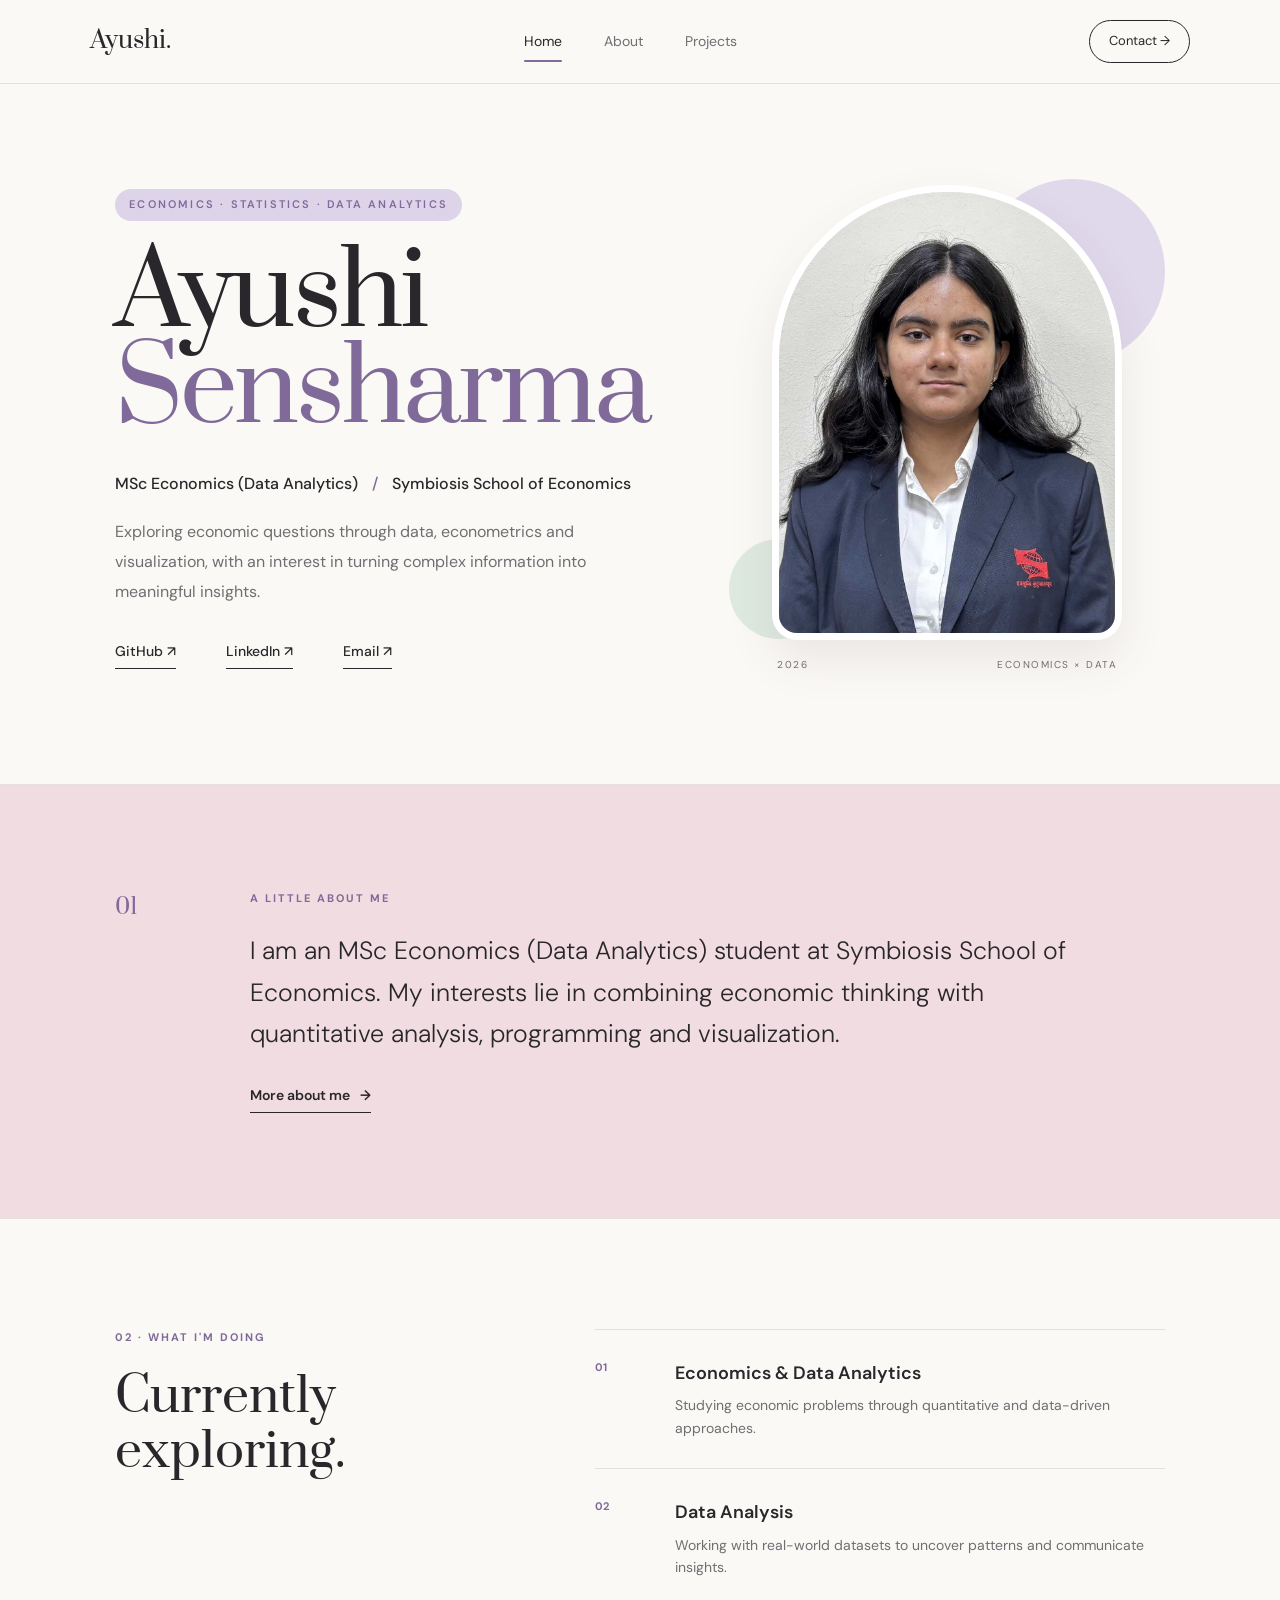
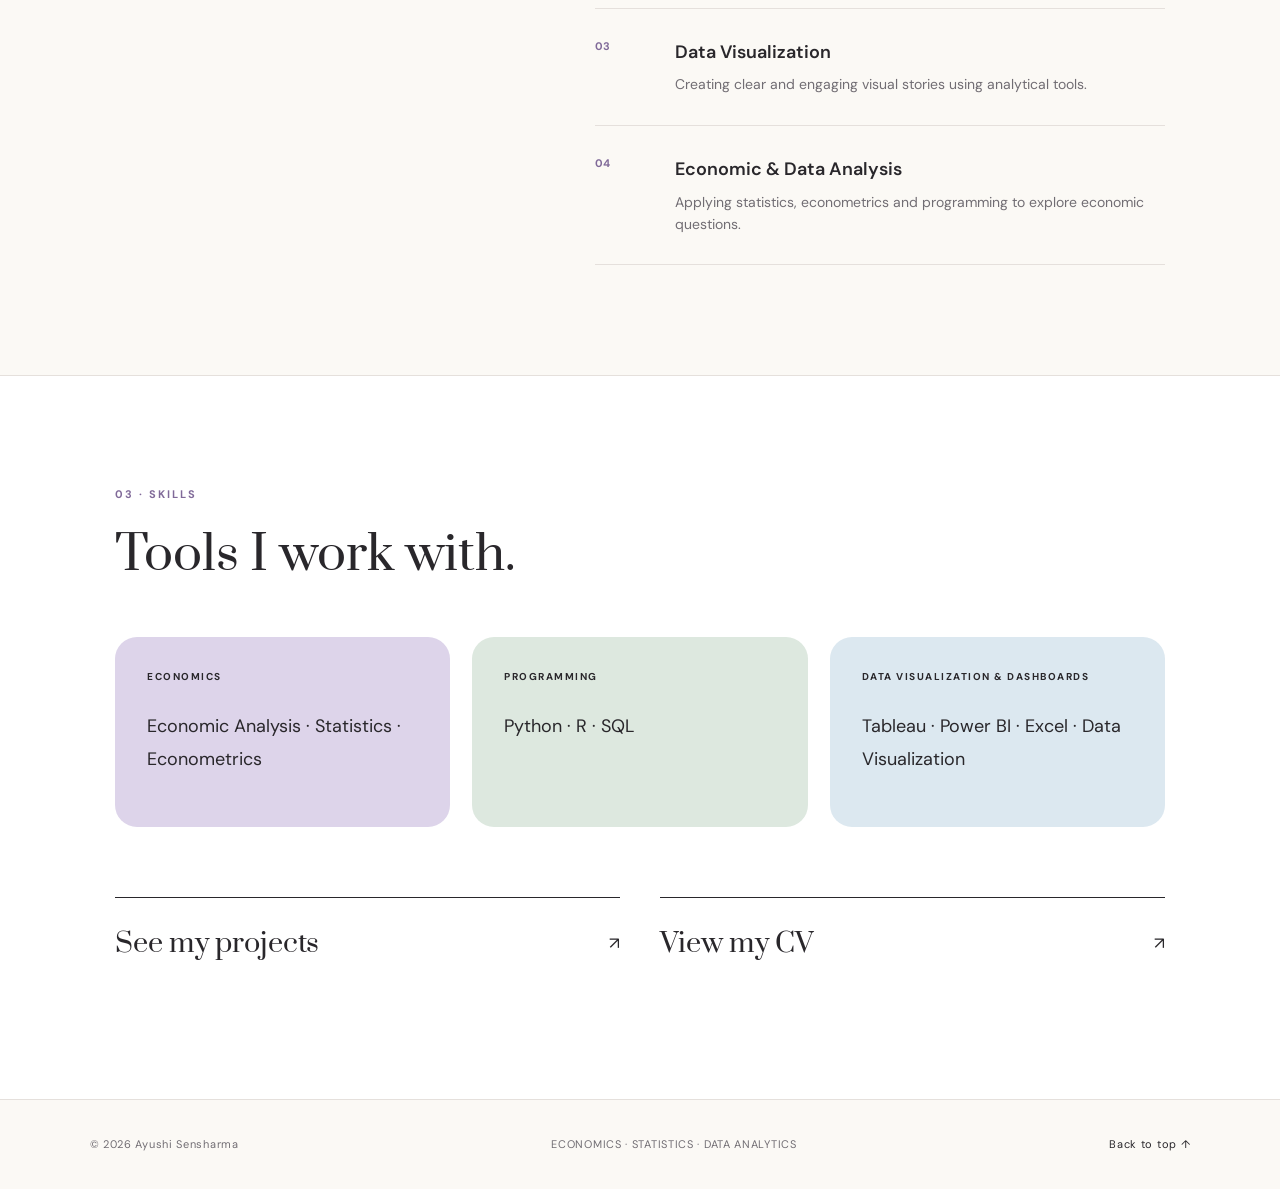
<file: index.html>
<!DOCTYPE html>
<html lang="en">

<head>

    <meta charset="UTF-8">

    <meta name="viewport"
          content="width=device-width, initial-scale=1.0">

    <title>Ayushi Sensharma | Economics | Statistics | Data Analytics</title>

    <!-- Google Fonts -->
    <link rel="preconnect"
          href="https://fonts.googleapis.com">

    <link rel="preconnect"
          href="https://fonts.gstatic.com"
          crossorigin>

    <link href="https://fonts.googleapis.com/css2?family=DM+Sans:wght@300;400;500;600;700&family=Prata&display=swap"
          rel="stylesheet">

    <!-- Main CSS -->
    <link rel="stylesheet"
          href="style.css?v=3">

</head>


<body>


    <!-- ==============================
         NAVIGATION
    =============================== -->

    <nav class="navbar">

        <a href="index.html" class="logo">
            Ayushi.
        </a>


        <div class="nav-links">

            <a href="index.html" class="active">
                Home
            </a>

            <a href="about.html">
                About
            </a>

            <a href="projects.html">
                Projects
            </a>

        </div>


        <a href="mailto:ayushi.sensharma.2025@sse.ac.in"
           class="contact-nav">

            Contact →

        </a>

    </nav>



    <!-- ==============================
         MAIN CONTENT
    =============================== -->

    <main>


        <!-- ==============================
             HERO
        =============================== -->

        <section class="hero">


            <!-- HERO TEXT -->

            <div class="hero-left">


                <p class="eyebrow">
                    ECONOMICS · STATISTICS · DATA ANALYTICS
                </p>


                <h1>
                    Ayushi
                    <br>
                    <span>Sensharma</span>
                </h1>


                <p class="academic-line">

                    MSc Economics (Data Analytics)

                    <span>/</span>

                    Symbiosis School of Economics

                </p>


                <p class="hero-description">

                    Exploring economic questions through
                    data, econometrics and visualization,
                    with an interest in turning complex
                    information into meaningful insights.

                </p>


                <!-- SOCIAL LINKS -->

                <div class="hero-links">

                    <a href="https://github.com/ayushisensharma"
                       target="_blank"
                       rel="noopener noreferrer">

                        GitHub ↗

                    </a>


                    <a href="https://www.linkedin.com/in/ayushi-sensharma-852335284/"
                       target="_blank"
                       rel="noopener noreferrer">

                        LinkedIn ↗

                    </a>


                    <a href="mailto:ayushi.sensharma.2025@sse.ac.in">

                        Email ↗

                    </a>

                </div>


            </div>



            <!-- HERO PHOTO -->

            <div class="hero-right">


                <!-- Pastel decorations -->

                <div class="photo-decoration decoration-one"></div>

                <div class="photo-decoration decoration-two"></div>


                <!-- Photo -->

                <div class="photo-frame">

                    <img src="images/ayushi.jpg"
                         alt="Ayushi Sensharma">

                </div>


                <!-- Caption -->

                <div class="photo-caption">

                    <span>
                        2026
                    </span>

                    <span>
                        Economics × Data
                    </span>

                </div>


            </div>


        </section>



        <!-- ==============================
             ABOUT PREVIEW
        =============================== -->

        <section class="about-preview">


            <div class="section-number">
                01
            </div>


            <div class="section-content">


                <p class="section-label">
                    A LITTLE ABOUT ME
                </p>


                <p class="section-description">

                    I am an MSc Economics (Data Analytics)
                    student at Symbiosis School of Economics.
                    My interests lie in combining economic
                    thinking with quantitative analysis,
                    programming and visualization.

                </p>


                <a href="about.html"
                   class="text-link">

                    More about me

                    <span>→</span>

                </a>


            </div>


        </section>



        <!-- ==============================
             WHAT I'M DOING
        =============================== -->

        <section class="doing-section">


            <div class="doing-heading">


                <p class="section-label">
                    02 · WHAT I'M DOING
                </p>


                <h2>
                    Currently exploring.
                </h2>


            </div>



            <div class="doing-list">


                <!-- 01 -->

                <div class="doing-item">

                    <span>
                        01
                    </span>


                    <div>

                        <h3>
                            Economics & Data Analytics
                        </h3>


                        <p>

                            Studying economic problems through
                            quantitative and data-driven approaches.

                        </p>

                    </div>

                </div>



                <!-- 02 -->

                <div class="doing-item">

                    <span>
                        02
                    </span>


                    <div>

                        <h3>
                            Data Analysis
                        </h3>


                        <p>

                            Working with real-world datasets to
                            uncover patterns and communicate insights.

                        </p>

                    </div>

                </div>



                <!-- 03 -->

                <div class="doing-item">

                    <span>
                        03
                    </span>


                    <div>

                        <h3>
                            Data Visualization
                        </h3>


                        <p>

                            Creating clear and engaging visual
                            stories using analytical tools.

                        </p>

                    </div>

                </div>



                <!-- 04 -->

                <div class="doing-item">

                    <span>
                        04
                    </span>


                    <div>

                        <h3>
                            Economic & Data Analysis
                        </h3>


                        <p>

                            Applying statistics, econometrics and
                            programming to explore economic questions.

                        </p>

                    </div>

                </div>


            </div>


        </section>



        <!-- ==============================
             SKILLS
        =============================== -->

        <section class="skills-section">


            <div class="skills-heading">


                <p class="section-label">
                    03 · SKILLS
                </p>


                <h2>
                    Tools I work with.
                </h2>


            </div>



            <div class="skills-list">


                <!-- ECONOMICS -->

                <div class="skill-group">

                    <span>
                        ECONOMICS
                    </span>


                    <p>

                        Economic Analysis
                        · Statistics
                        · Econometrics

                    </p>

                </div>



                <!-- PROGRAMMING -->

                <div class="skill-group">

                    <span>
                        PROGRAMMING
                    </span>


                    <p>

                        Python
                        · R
                        · SQL

                    </p>

                </div>



                <!-- VISUALIZATION -->

                <div class="skill-group">

                    <span>
                        DATA VISUALIZATION & DASHBOARDS
                    </span>


                    <p>

                        Tableau
                        · Power BI
                        · Excel
                        · Data Visualization

                    </p>

                </div>


            </div>



            <!-- ACTION LINKS -->

            <div class="skill-actions">


                <a href="projects.html"
                   class="large-link">

                    <span>
                        See my projects
                    </span>

                    <span>
                        ↗
                    </span>

                </a>


                <a href="Ayushi_Sensharma_CV.pdf"
                   target="_blank"
                   class="large-link">

                    <span>
                        View my CV
                    </span>

                    <span>
                        ↗
                    </span>

                </a>


            </div>


        </section>


    </main>



    <!-- ==============================
         FOOTER
    =============================== -->

    <footer>


        <span>
            © 2026 Ayushi Sensharma
        </span>


        <span>
            ECONOMICS · STATISTICS · DATA ANALYTICS
        </span>


        <a href="#">
            Back to top ↑
        </a>


    </footer>


</body>

</html>
</file>
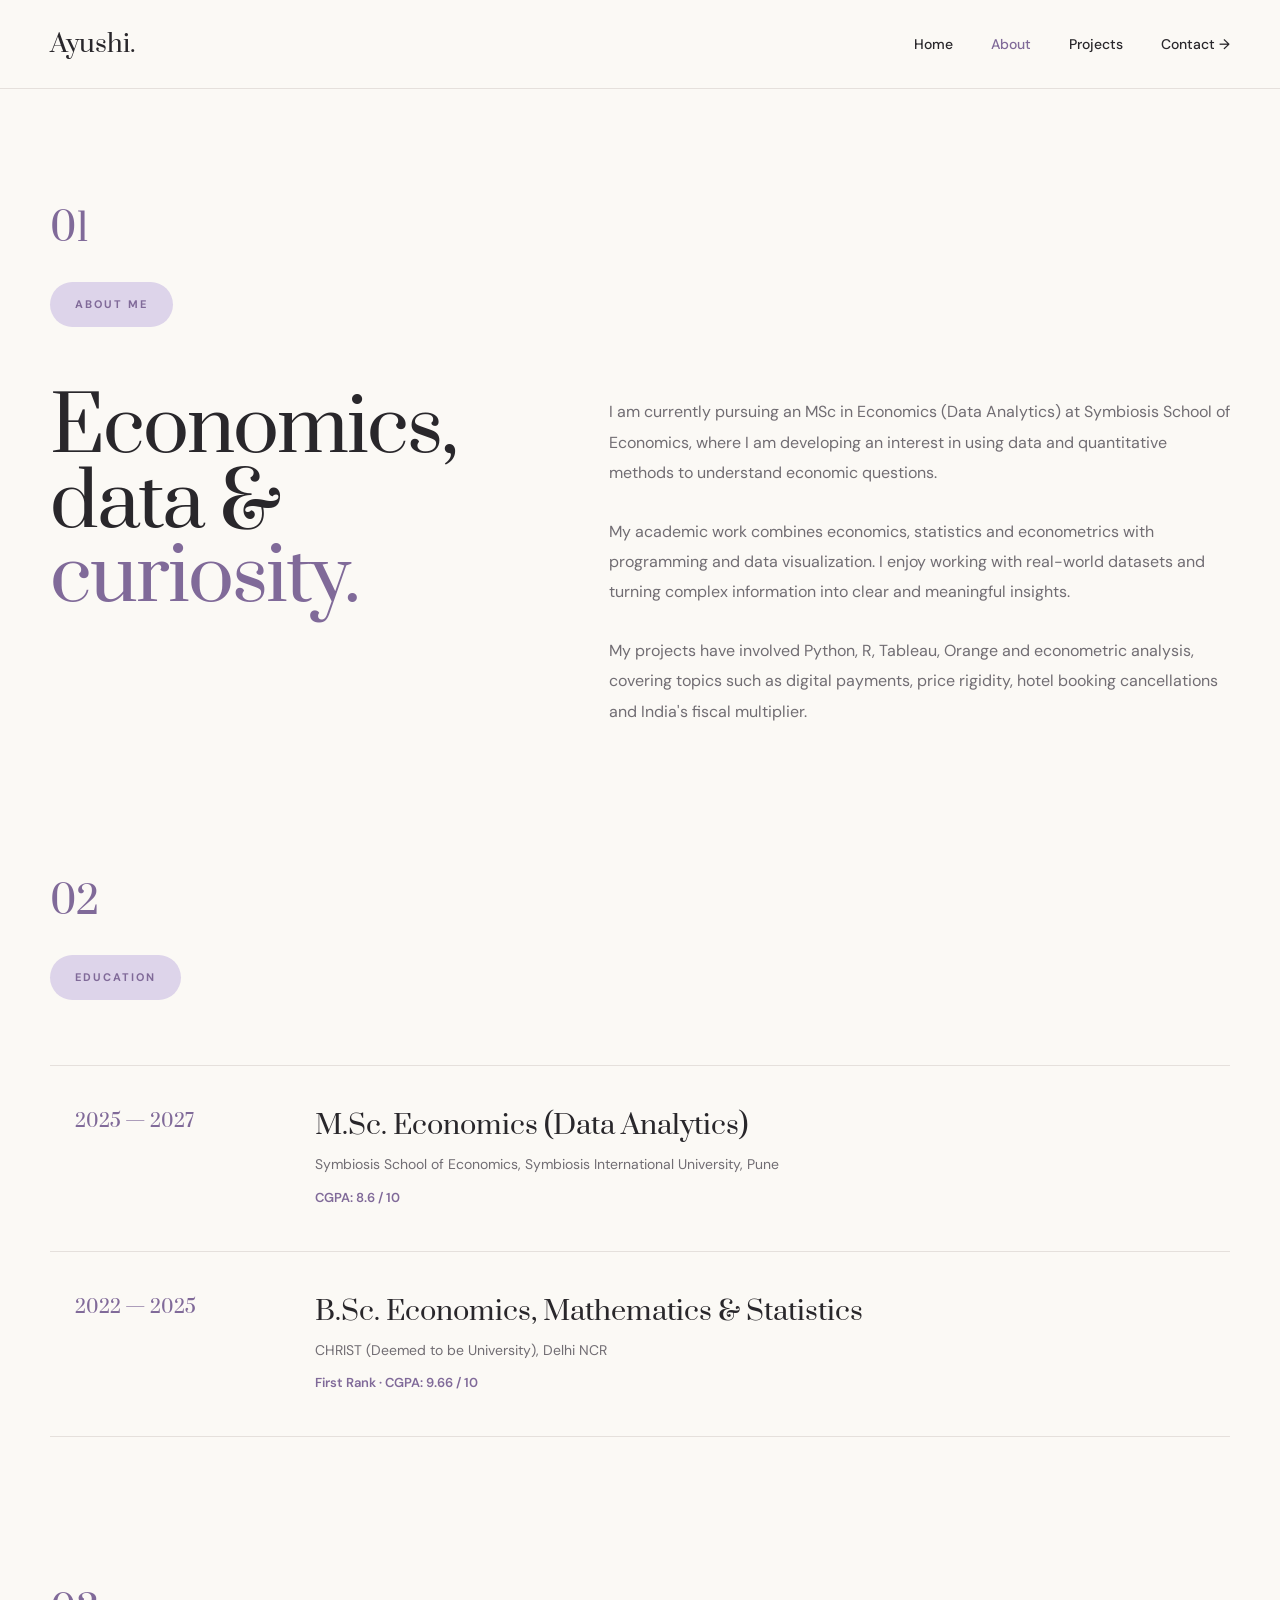
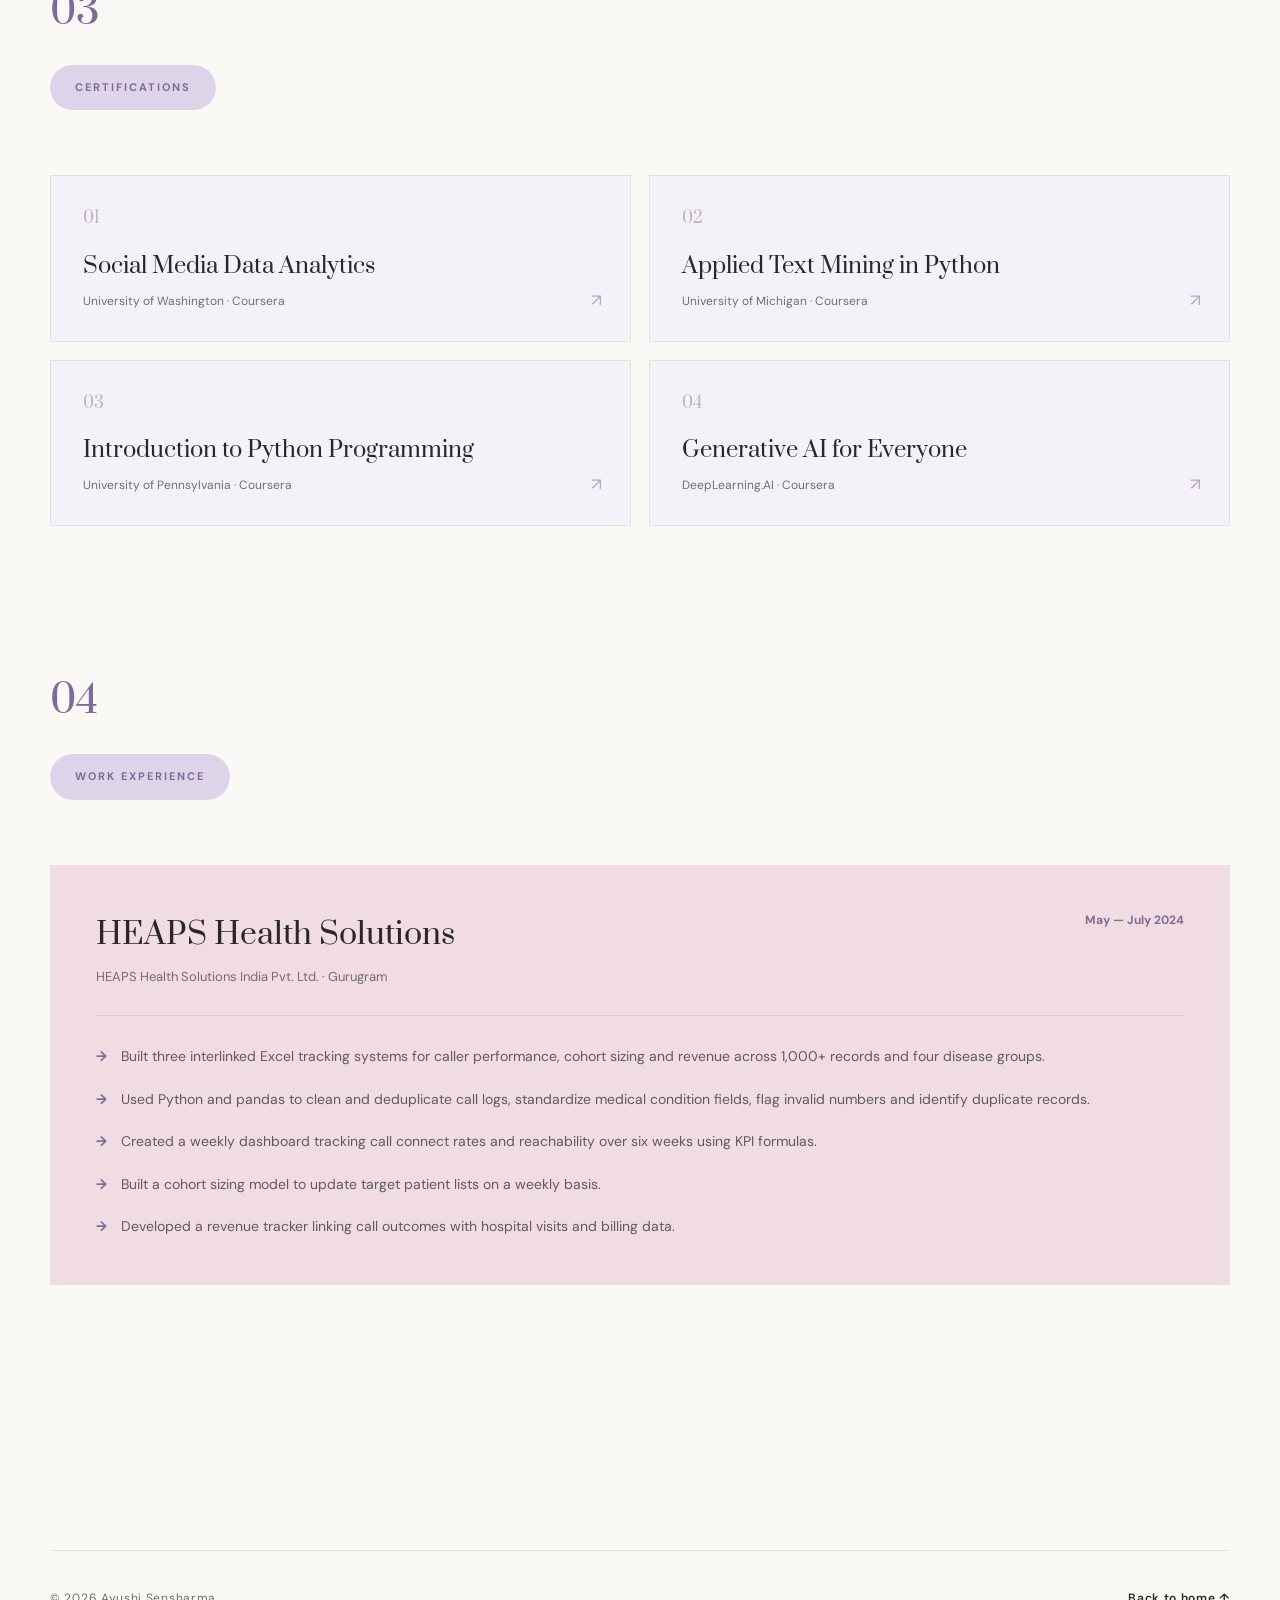
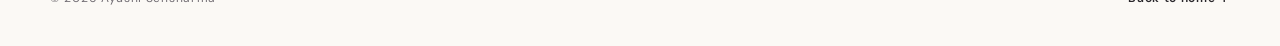
<file: about.html>
<!DOCTYPE html>
<html lang="en">

<head>

    <meta charset="UTF-8">
    <meta name="viewport" content="width=device-width, initial-scale=1.0">

    <title>About | Ayushi Sensharma</title>

    <!-- Google Fonts -->
    <link rel="preconnect" href="https://fonts.googleapis.com">
    <link rel="preconnect" href="https://fonts.gstatic.com" crossorigin>

    <link
        href="https://fonts.googleapis.com/css2?family=DM+Sans:wght@400;500;600;700&family=Prata&display=swap"
        rel="stylesheet"
    >

    <!-- Main stylesheet -->
    <link rel="stylesheet" href="style.css?v=3">


    <style>

        /* =====================================================
           BASIC
        ===================================================== */

        * {
            box-sizing: border-box;
        }

        html {
            scroll-behavior: smooth;
        }

        body {
            margin: 0;
            background: #FBF9F5;
            color: #29272B;
            font-family: "DM Sans", sans-serif;
        }


        /* =====================================================
           NAVIGATION
        ===================================================== */

        .about-navbar {
            width: 100%;
            background: #FBF9F5;
            border-bottom: 1px solid #E5E0DC;

            position: relative;
            z-index: 10;
        }

        .about-nav-inner {
            width: min(1180px, calc(100% - 80px));
            min-height: 88px;

            margin: 0 auto;

            display: flex;
            align-items: center;
            justify-content: space-between;
        }

        .about-logo {
            font-family: "Prata", serif;
            font-size: 25px;
            color: #29272B;
            text-decoration: none;

            transition: color 0.3s ease;
        }

        .about-logo:hover {
            color: #806A99;
        }

        .about-nav-links {
            display: flex;
            align-items: center;
            gap: 38px;
        }

        .about-nav-links a {
            font-size: 14px;
            font-weight: 500;

            color: #29272B;
            text-decoration: none;

            transition:
                color 0.25s ease,
                transform 0.25s ease;
        }

        .about-nav-links a:hover {
            color: #806A99;
            transform: translateY(-2px);
        }

        .about-nav-links a.active {
            color: #806A99;
        }


        /* =====================================================
           MAIN
        ===================================================== */

        .about-section {
            width: min(1180px, calc(100% - 80px));

            margin: 0 auto;

            padding: 110px 0 120px;
        }


        /* =====================================================
           SECTION BLOCK
        ===================================================== */

        .about-section-block {
            margin-bottom: 145px;
        }

        .section-number {
            margin-bottom: 22px;

            font-family: "Prata", serif;
            font-size: 38px;

            color: #806A99;

            transition:
                transform 0.35s ease,
                color 0.35s ease;
        }

        .section-number:hover {
            transform: translateX(8px);
            color: #6D587F;
        }

        .section-label {
            display: inline-block;

            padding: 14px 25px;

            border-radius: 40px;

            background: #DDD4EA;

            font-size: 11px;
            font-weight: 700;

            letter-spacing: 2px;

            color: #806A99;

            margin-bottom: 65px;

            transition:
                transform 0.35s ease,
                box-shadow 0.35s ease;
        }

        .section-label:hover {
            transform: translateY(-4px);

            box-shadow:
                0 10px 25px rgba(128, 106, 153, 0.12);
        }


        /* =====================================================
           01 ABOUT ME
        ===================================================== */

        .about-me-grid {

            display: grid;

            grid-template-columns: 0.85fr 1.15fr;

            gap: 100px;

            align-items: start;
        }

        .about-me-title {

            margin: 0;

            font-family: "Prata", serif;

            font-size: clamp(52px, 6vw, 76px);

            font-weight: 400;

            line-height: 0.98;

            letter-spacing: -2px;
        }

        .about-me-title span {
            color: #806A99;
        }

        .about-me-text {
            padding-top: 5px;
        }

        .about-me-text p {

            margin: 0 0 28px;

            font-size: 16px;

            line-height: 1.9;

            color: #716D73;
        }

        .about-me-text p:last-child {
            margin-bottom: 0;
        }


        /* =====================================================
           02 EDUCATION
        ===================================================== */

        .education-list {

            border-top: 1px solid #E5E0DC;
        }

        .education-item {

            display: grid;

            grid-template-columns: 180px 1fr;

            gap: 60px;

            padding: 42px 25px;

            border-bottom: 1px solid #E5E0DC;

            transition:
                background 0.35s ease,
                transform 0.35s ease,
                padding-left 0.35s ease;
        }

        .education-item:hover {

            background: #F5F1F8;

            transform: translateX(8px);

            padding-left: 35px;
        }

        .education-year {

            font-family: "Prata", serif;

            font-size: 18px;

            color: #806A99;

            transition: transform 0.35s ease;
        }

        .education-item:hover .education-year {
            transform: translateX(5px);
        }

        .education-content {
            max-width: 700px;
        }

        .education-content h3 {

            margin: 0 0 10px;

            font-family: "Prata", serif;

            font-size: 27px;

            font-weight: 400;

            line-height: 1.3;
        }

        .education-institution {

            margin: 0 0 12px;

            font-size: 14px;

            color: #716D73;
        }

        .education-details {

            margin: 0;

            font-size: 13px;

            font-weight: 600;

            color: #806A99;
        }


        /* =====================================================
           03 CERTIFICATIONS
        ===================================================== */

        .certifications-list {

            display: grid;

            grid-template-columns: 1fr 1fr;

            gap: 18px;
        }

        .certification-card {

            position: relative;

            min-height: 155px;

            padding: 30px 32px;

            background: #F5F1F8;

            border: 1px solid #E5E0DC;

            overflow: hidden;

            transition:
                transform 0.4s ease,
                background 0.4s ease,
                box-shadow 0.4s ease,
                border-color 0.4s ease;
        }

        .certification-card::before {

            content: "";

            position: absolute;

            left: 0;
            top: 0;

            width: 4px;
            height: 100%;

            background: #806A99;

            transform: scaleY(0);

            transform-origin: bottom;

            transition:
                transform 0.4s ease;
        }

        .certification-card:hover {

            transform: translateY(-6px);

            background: #F1DDE1;

            border-color: #E5D0D5;

            box-shadow:
                0 15px 35px rgba(70, 55, 65, 0.07);
        }

        .certification-card:hover::before {
            transform: scaleY(1);
        }

        .certification-number {

            margin-bottom: 20px;

            font-family: "Prata", serif;

            font-size: 16px;

            color: #C0B3CA;
        }

        .certification-card h3 {

            margin: 0 0 10px;

            font-family: "Prata", serif;

            font-size: 22px;

            font-weight: 400;

            line-height: 1.35;
        }

        .certification-provider {

            margin: 0;

            font-size: 12px;

            color: #716D73;

            line-height: 1.6;
        }

        .certification-arrow {

            position: absolute;

            right: 28px;
            bottom: 27px;

            font-size: 17px;

            color: #806A99;

            opacity: 0.55;

            transition:
                transform 0.35s ease,
                opacity 0.35s ease;
        }

        .certification-card:hover .certification-arrow {

            transform: translate(5px, -5px);

            opacity: 1;
        }


        /* =====================================================
           04 WORK EXPERIENCE
        ===================================================== */

        .experience-wrapper {
            position: relative;
        }

        .experience-card {

            padding: 45px;

            background: #F1DDE1;

            border: 1px solid transparent;

            transition:
                transform 0.4s ease,
                box-shadow 0.4s ease,
                border-color 0.4s ease;
        }

        .experience-card:hover {

            transform: translateY(-6px);

            box-shadow:
                0 18px 45px rgba(70, 55, 65, 0.08);

            border-color: #E5C9D0;
        }

        .experience-header {

            display: flex;

            justify-content: space-between;

            align-items: flex-start;

            gap: 30px;

            padding-bottom: 28px;

            margin-bottom: 28px;

            border-bottom: 1px solid rgba(128, 106, 153, 0.18);
        }

        .experience-company {

            margin: 0;

            font-family: "Prata", serif;

            font-size: 30px;

            font-weight: 400;
        }

        .experience-location {

            margin: 8px 0 0;

            font-size: 13px;

            color: #716D73;
        }

        .experience-date {

            margin: 0;

            font-size: 12px;

            font-weight: 700;

            color: #806A99;

            white-space: nowrap;
        }

        .experience-list {

            margin: 0;

            padding: 0;

            list-style: none;
        }

        .experience-list li {

            position: relative;

            padding-left: 25px;

            margin-bottom: 18px;

            font-size: 14px;

            line-height: 1.75;

            color: #5F5962;

            transition:
                transform 0.3s ease,
                color 0.3s ease;
        }

        .experience-list li:last-child {
            margin-bottom: 0;
        }

        .experience-list li::before {

            content: "→";

            position: absolute;

            left: 0;
            top: 0;

            color: #806A99;

            font-weight: 700;
        }

        .experience-list li:hover {

            transform: translateX(6px);

            color: #29272B;
        }


        /* =====================================================
           FOOTER
        ===================================================== */

        .about-footer {

            width: min(1180px, calc(100% - 80px));

            margin: 0 auto;

            padding: 38px 0;

            border-top: 1px solid #E5E0DC;

            display: flex;

            justify-content: space-between;

            align-items: center;
        }

        .about-footer p {

            margin: 0;

            font-size: 12px;

            color: #716D73;
        }

        .about-footer a {

            font-size: 12px;

            font-weight: 600;

            color: #29272B;

            text-decoration: none;

            transition: color 0.25s ease;
        }

        .about-footer a:hover {
            color: #806A99;
        }


        /* =====================================================
           SCROLL REVEAL
        ===================================================== */

        .reveal {

            opacity: 0;

            transform: translateY(35px);

            transition:
                opacity 0.8s ease,
                transform 0.8s ease;
        }

        .reveal.visible {

            opacity: 1;

            transform: translateY(0);
        }


        /* =====================================================
           TABLET
        ===================================================== */

        @media (max-width: 900px) {

            .about-nav-inner {
                width: calc(100% - 48px);
            }

            .about-nav-links {
                gap: 25px;
            }

            .about-section {
                width: calc(100% - 48px);
            }

            .about-me-grid {

                grid-template-columns: 1fr;

                gap: 45px;
            }

            .education-item {

                grid-template-columns: 130px 1fr;

                gap: 35px;
            }

            .certifications-list {

                grid-template-columns: 1fr;
            }

        }


        /* =====================================================
           MOBILE
        ===================================================== */

        @media (max-width: 650px) {

            .about-nav-inner {

                width: calc(100% - 36px);

                min-height: 78px;

                flex-direction: column;

                align-items: flex-start;

                justify-content: center;

                gap: 12px;
            }

            .about-logo {
                font-size: 23px;
            }

            .about-nav-links {

                width: 100%;

                gap: 14px 20px;

                flex-wrap: wrap;
            }

            .about-nav-links a {
                font-size: 12px;
            }


            /* Main */

            .about-section {

                width: calc(100% - 36px);

                padding: 75px 0 80px;
            }

            .about-section-block {
                margin-bottom: 95px;
            }

            .section-number {
                font-size: 32px;
            }

            .section-label {

                margin-bottom: 45px;

                padding: 12px 21px;

                font-size: 10px;
            }


            /* About */

            .about-me-title {

                font-size: 51px;

                line-height: 1;
            }

            .about-me-text p {

                font-size: 14px;

                line-height: 1.8;
            }


            /* Education */

            .education-item {

                display: block;

                padding: 30px 15px;
            }

            .education-item:hover {

                transform: none;

                padding-left: 20px;
            }

            .education-year {

                display: block;

                margin-bottom: 14px;
            }

            .education-content h3 {
                font-size: 23px;
            }


            /* Certifications */

            .certifications-list {
                grid-template-columns: 1fr;
            }

            .certification-card {

                min-height: 145px;

                padding: 27px;
            }

            .certification-card h3 {

                font-size: 20px;

                padding-right: 20px;
            }

            .certification-arrow {

                right: 24px;
                bottom: 23px;
            }


            /* Experience */

            .experience-card {
                padding: 28px;
            }

            .experience-header {

                display: block;

                padding-bottom: 22px;
            }

            .experience-date {

                display: block;

                margin-top: 15px;
            }

            .experience-company {
                font-size: 25px;
            }

            .experience-list li {
                font-size: 13px;
            }


            /* Footer */

            .about-footer {

                width: calc(100% - 36px);

                padding: 30px 0;

                gap: 20px;

                align-items: flex-start;

                flex-direction: column;
            }

        }

    </style>

</head>


<body>


<!-- =====================================================
     NAVIGATION
===================================================== -->

<nav class="about-navbar">

    <div class="about-nav-inner">

        <a href="index.html" class="about-logo">
            Ayushi.
        </a>

        <div class="about-nav-links">

            <a href="index.html">
                Home
            </a>

            <a href="about.html" class="active">
                About
            </a>

            <a href="projects.html">
                Projects
            </a>

            <a href="mailto:ayushi.sensharma.2025@sse.ac.in">
                Contact →
            </a>

        </div>

    </div>

</nav>


<!-- =====================================================
     MAIN
===================================================== -->

<main class="about-section">


    <!-- =================================================
         01 ABOUT ME
    ================================================== -->

    <section class="about-section-block reveal">

        <div class="section-number">
            01
        </div>

        <div class="section-label">
            ABOUT ME
        </div>


        <div class="about-me-grid">

            <h1 class="about-me-title">

                Economics,<br>
                data &<br>
                <span>curiosity.</span>

            </h1>


            <div class="about-me-text">

                <p>
                    I am currently pursuing an MSc in Economics
                    (Data Analytics) at Symbiosis School of Economics,
                    where I am developing an interest in using data
                    and quantitative methods to understand economic
                    questions.
                </p>

                <p>
                    My academic work combines economics, statistics
                    and econometrics with programming and data
                    visualization. I enjoy working with real-world
                    datasets and turning complex information into
                    clear and meaningful insights.
                </p>

                <p>
                    My projects have involved Python, R, Tableau,
                    Orange and econometric analysis, covering topics
                    such as digital payments, price rigidity, hotel
                    booking cancellations and India's fiscal multiplier.
                </p>

            </div>

        </div>

    </section>



    <!-- =================================================
         02 EDUCATION
    ================================================== -->

    <section class="about-section-block reveal">

        <div class="section-number">
            02
        </div>

        <div class="section-label">
            EDUCATION
        </div>


        <div class="education-list">


            <!-- MSc -->

            <div class="education-item">

                <div class="education-year">
                    2025 — 2027
                </div>

                <div class="education-content">

                    <h3>
                        M.Sc. Economics
                        (Data Analytics)
                    </h3>

                    <p class="education-institution">
                        Symbiosis School of Economics,
                        Symbiosis International University, Pune
                    </p>

                    <p class="education-details">
                        CGPA: 8.6 / 10
                    </p>

                </div>

            </div>


            <!-- BSc -->

            <div class="education-item">

                <div class="education-year">
                    2022 — 2025
                </div>

                <div class="education-content">

                    <h3>
                        B.Sc. Economics,
                        Mathematics &amp; Statistics
                    </h3>

                    <p class="education-institution">
                        CHRIST (Deemed to be University),
                        Delhi NCR
                    </p>

                    <p class="education-details">
                        First Rank · CGPA: 9.66 / 10
                    </p>

                </div>

            </div>


        </div>

    </section>



    <!-- =================================================
         03 CERTIFICATIONS
    ================================================== -->

    <section class="about-section-block reveal">

        <div class="section-number">
            03
        </div>

        <div class="section-label">
            CERTIFICATIONS
        </div>


        <div class="certifications-list">


            <!-- Certification 01 -->

            <article class="certification-card">

                <div class="certification-number">
                    01
                </div>

                <h3>
                    Social Media Data Analytics
                </h3>

                <p class="certification-provider">
                    University of Washington · Coursera
                </p>

                <span class="certification-arrow">
                    ↗
                </span>

            </article>


            <!-- Certification 02 -->

            <article class="certification-card">

                <div class="certification-number">
                    02
                </div>

                <h3>
                    Applied Text Mining in Python
                </h3>

                <p class="certification-provider">
                    University of Michigan · Coursera
                </p>

                <span class="certification-arrow">
                    ↗
                </span>

            </article>


            <!-- Certification 03 -->

            <article class="certification-card">

                <div class="certification-number">
                    03
                </div>

                <h3>
                    Introduction to Python Programming
                </h3>

                <p class="certification-provider">
                    University of Pennsylvania · Coursera
                </p>

                <span class="certification-arrow">
                    ↗
                </span>

            </article>


            <!-- Certification 04 -->

            <article class="certification-card">

                <div class="certification-number">
                    04
                </div>

                <h3>
                    Generative AI for Everyone
                </h3>

                <p class="certification-provider">
                    DeepLearning.AI · Coursera
                </p>

                <span class="certification-arrow">
                    ↗
                </span>

            </article>


        </div>

    </section>



    <!-- =================================================
         04 WORK EXPERIENCE
    ================================================== -->

    <section class="about-section-block reveal">

        <div class="section-number">
            04
        </div>

        <div class="section-label">
            WORK EXPERIENCE
        </div>


        <div class="experience-wrapper">

            <div class="experience-card">


                <div class="experience-header">

                    <div>

                        <h2 class="experience-company">
                            HEAPS Health Solutions
                        </h2>

                        <p class="experience-location">
                            HEAPS Health Solutions India Pvt. Ltd.
                            · Gurugram
                        </p>

                    </div>

                    <p class="experience-date">
                        May — July 2024
                    </p>

                </div>


                <ul class="experience-list">

                    <li>
                        Built three interlinked Excel tracking
                        systems for caller performance, cohort
                        sizing and revenue across 1,000+ records
                        and four disease groups.
                    </li>

                    <li>
                        Used Python and pandas to clean and
                        deduplicate call logs, standardize medical
                        condition fields, flag invalid numbers and
                        identify duplicate records.
                    </li>

                    <li>
                        Created a weekly dashboard tracking call
                        connect rates and reachability over six
                        weeks using KPI formulas.
                    </li>

                    <li>
                        Built a cohort sizing model to update
                        target patient lists on a weekly basis.
                    </li>

                    <li>
                        Developed a revenue tracker linking call
                        outcomes with hospital visits and billing
                        data.
                    </li>

                </ul>

            </div>

        </div>

    </section>


</main>


<!-- =====================================================
     FOOTER
===================================================== -->

<footer class="about-footer">

    <p>
        © 2026 Ayushi Sensharma
    </p>

    <a href="index.html">
        Back to home ↑
    </a>

</footer>


<!-- =====================================================
     SCROLL REVEAL
===================================================== -->

<script>

    const revealElements =
        document.querySelectorAll(".reveal");


    const revealObserver =
        new IntersectionObserver(

            (entries) => {

                entries.forEach((entry) => {

                    if (entry.isIntersecting) {

                        entry.target.classList.add("visible");

                        revealObserver.unobserve(
                            entry.target
                        );

                    }

                });

            },

            {
                threshold: 0.12
            }

        );


    revealElements.forEach((element) => {

        revealObserver.observe(element);

    });

</script>


</body>

</html>
</file>
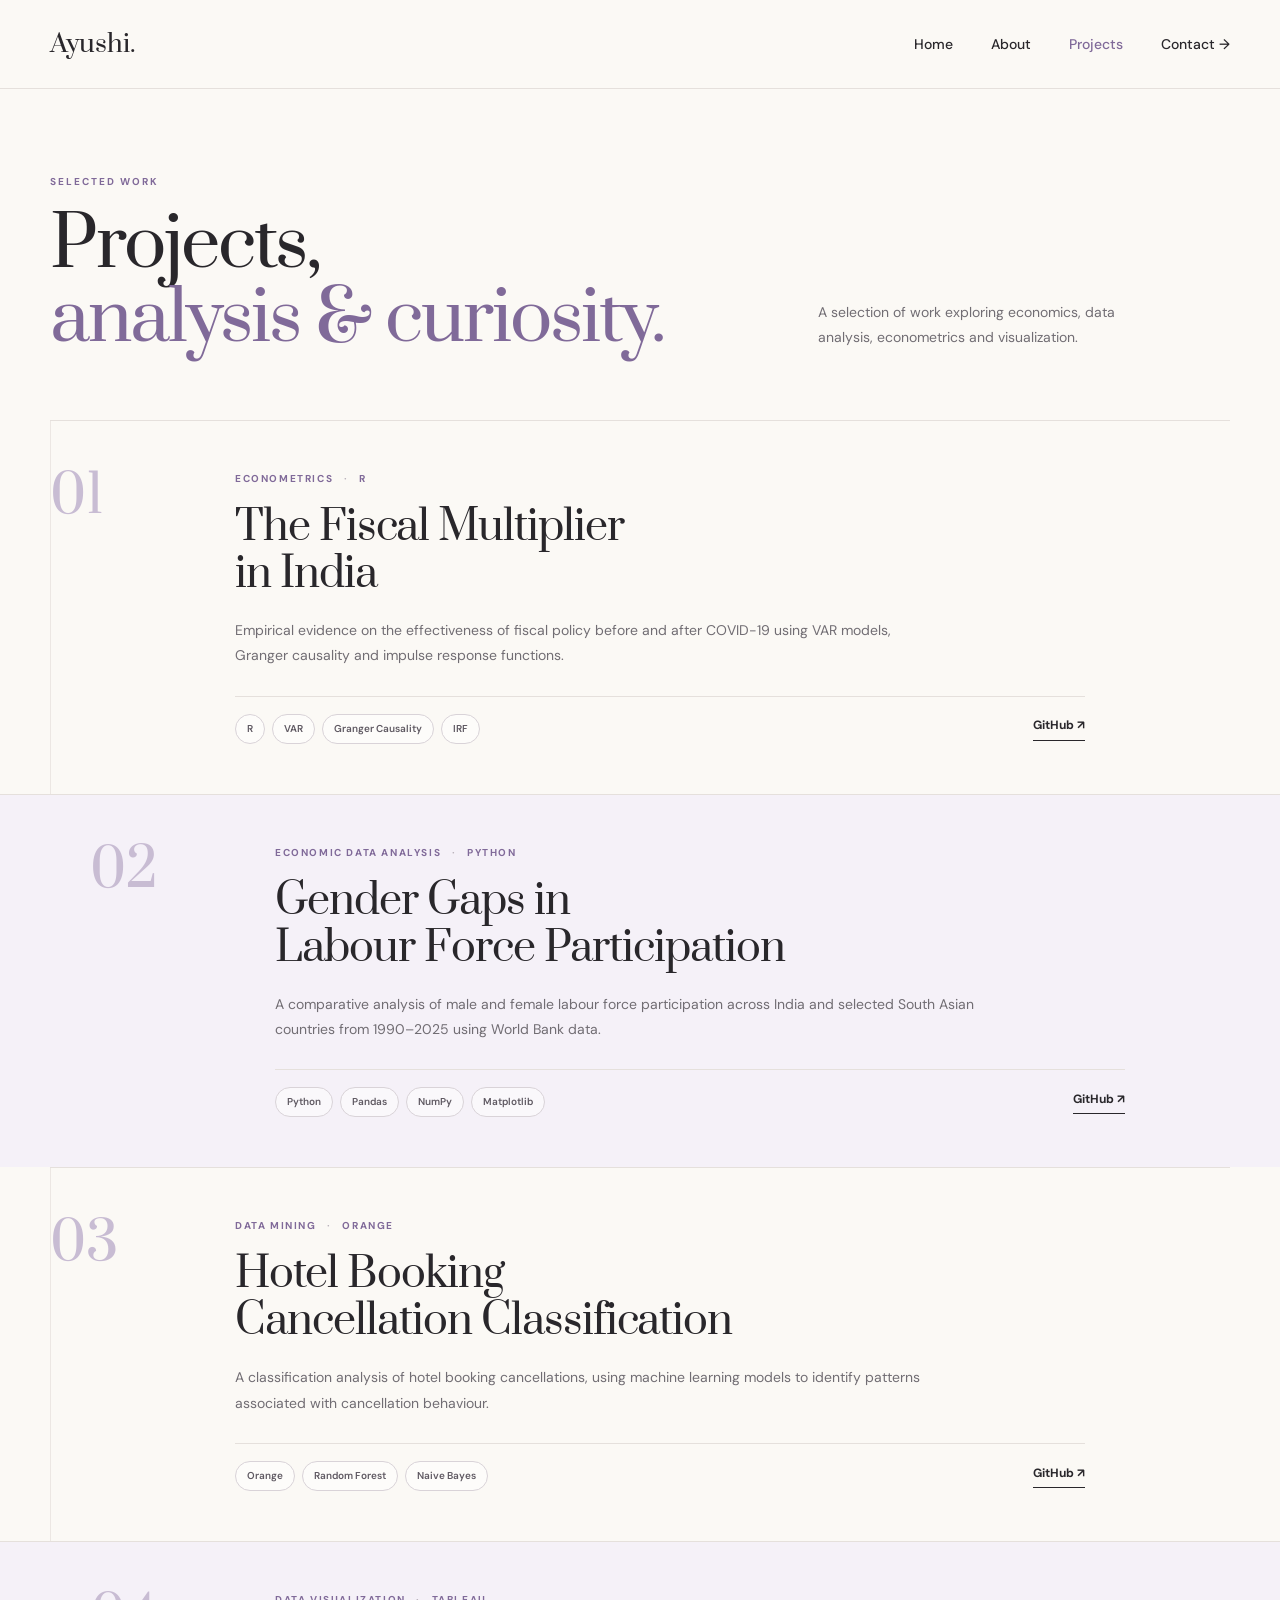
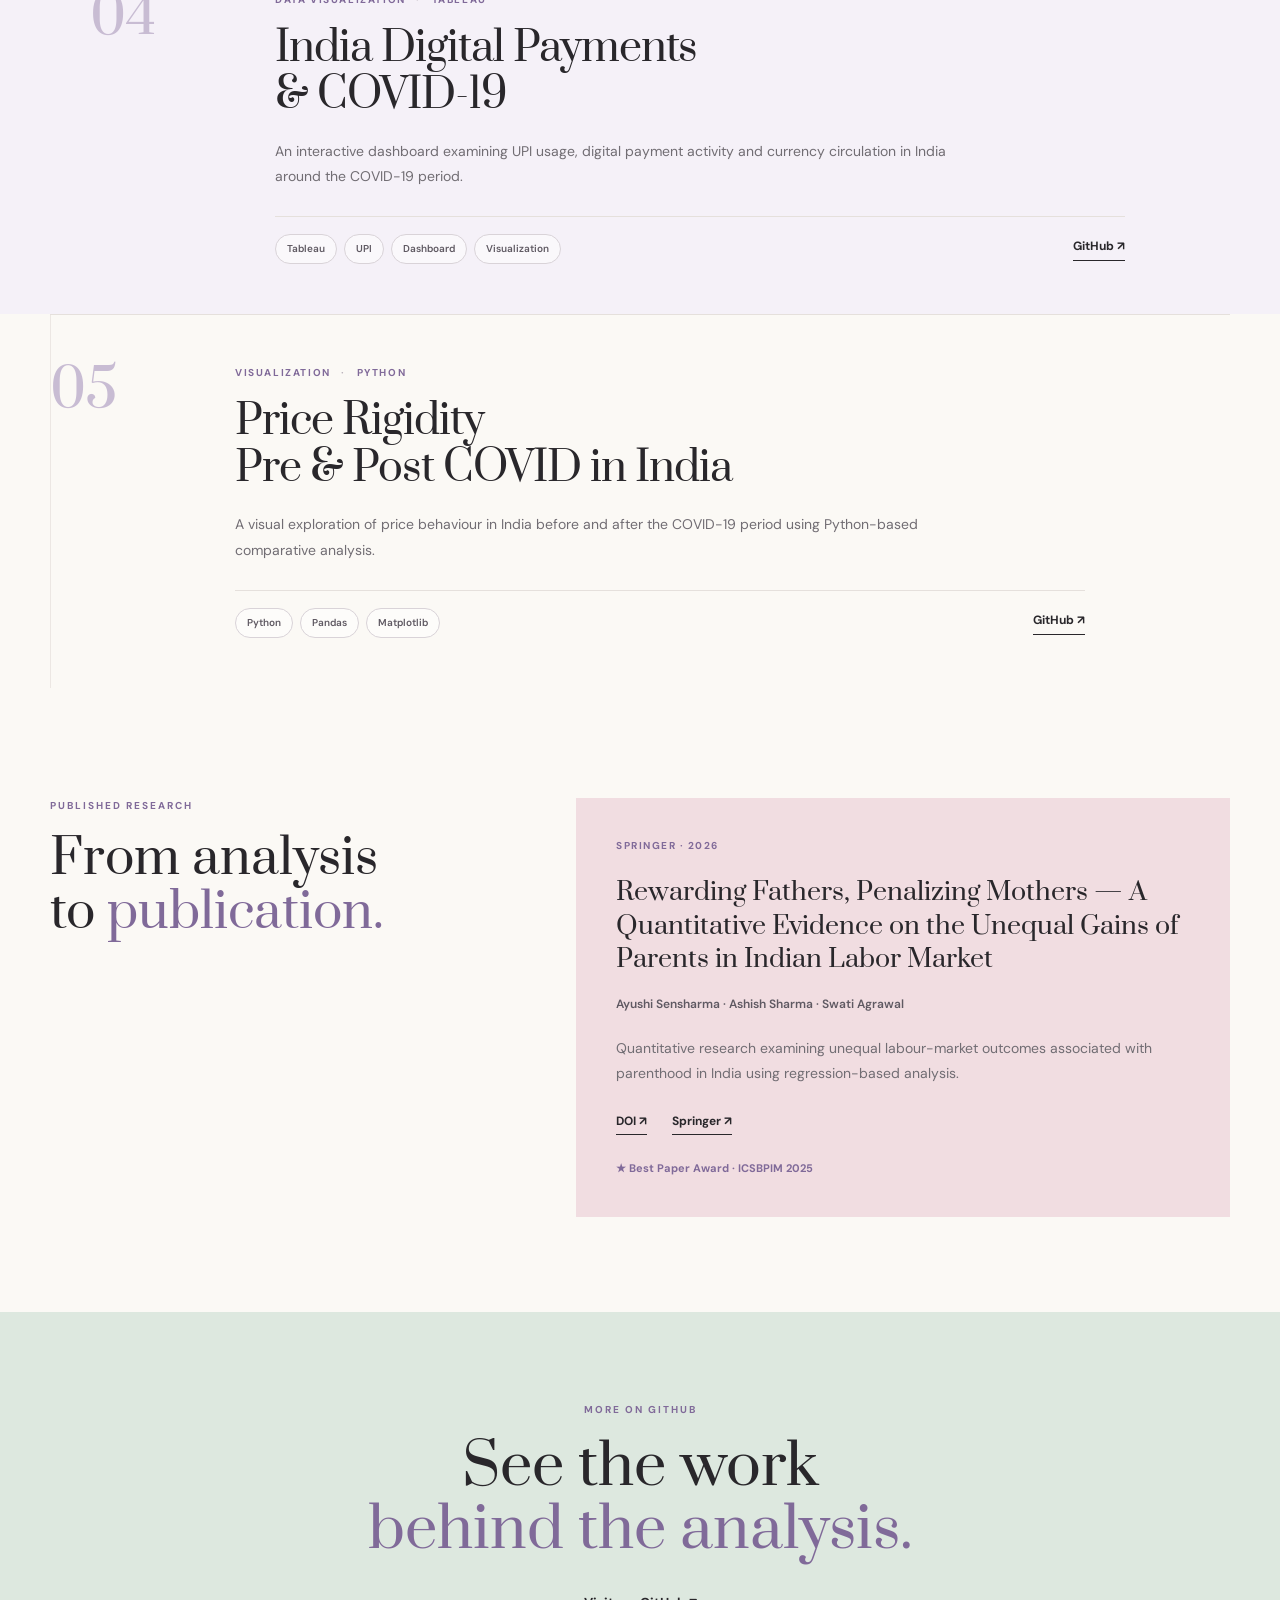
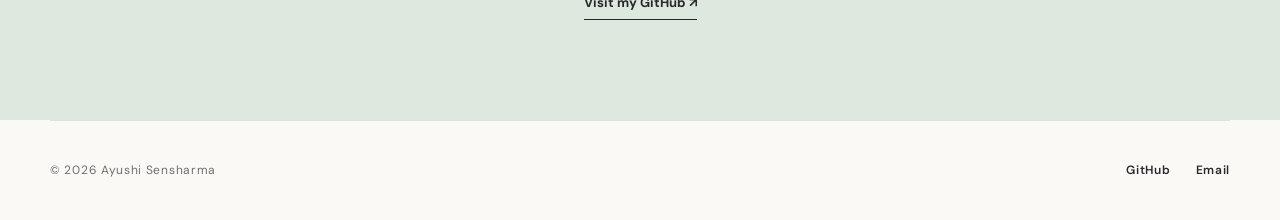
<file: projects.html>
<!DOCTYPE html>
<html lang="en">

<head>

    <meta charset="UTF-8">
    <meta name="viewport" content="width=device-width, initial-scale=1.0">

    <title>Projects | Ayushi Sensharma</title>

    <!-- Google Fonts -->
    <link rel="preconnect" href="https://fonts.googleapis.com">
    <link rel="preconnect" href="https://fonts.gstatic.com" crossorigin>

    <link
        href="https://fonts.googleapis.com/css2?family=DM+Sans:wght@400;500;600;700&family=Prata&display=swap"
        rel="stylesheet"
    >

    <link rel="stylesheet" href="style.css?v=3">


    <style>

        /* =====================================================
           BASIC
        ===================================================== */

        * {
            box-sizing: border-box;
        }

        html {
            scroll-behavior: smooth;
        }

        body {
            margin: 0;
            padding: 0;

            background: #FBF9F5;
            color: #29272B;

            font-family: "DM Sans", sans-serif;
        }


        /* =====================================================
           NAVIGATION
        ===================================================== */

        .projects-navbar {
            width: 100%;

            background: #FBF9F5;

            border-bottom: 1px solid #E5E0DC;

            position: relative;
            z-index: 20;
        }

        .projects-nav-inner {

            width: min(1180px, calc(100% - 80px));

            min-height: 88px;

            margin: 0 auto;

            display: flex;
            align-items: center;
            justify-content: space-between;
        }

        .projects-logo {

            font-family: "Prata", serif;

            font-size: 25px;

            color: #29272B;

            text-decoration: none;

            transition: color 0.3s ease;
        }

        .projects-logo:hover {
            color: #806A99;
        }

        .projects-nav-links {

            display: flex;
            align-items: center;

            gap: 38px;
        }

        .projects-nav-links a {

            font-size: 14px;
            font-weight: 500;

            color: #29272B;

            text-decoration: none;

            transition:
                color 0.25s ease,
                transform 0.25s ease;
        }

        .projects-nav-links a:hover {

            color: #806A99;

            transform: translateY(-2px);
        }

        .projects-nav-links a.active {
            color: #806A99;
        }


        /* =====================================================
           INTRO
        ===================================================== */

        .projects-intro {

            width: min(1180px, calc(100% - 80px));

            margin: 0 auto;

            padding: 85px 0 65px;

            display: grid;

            grid-template-columns: 1.25fr 0.75fr;

            gap: 80px;

            align-items: end;
        }

        .projects-kicker {

            margin: 0 0 18px;

            font-size: 10px;

            font-weight: 700;

            letter-spacing: 2px;

            text-transform: uppercase;

            color: #806A99;
        }

        .projects-intro h1 {

            margin: 0;

            font-family: "Prata", serif;

            font-size: clamp(46px, 5.5vw, 70px);

            font-weight: 400;

            line-height: 1.05;

            letter-spacing: -2px;
        }

        .projects-intro h1 em {

            font-style: normal;

            color: #806A99;
        }

        .projects-intro-text {

            max-width: 310px;

            margin: 0 0 5px;

            font-size: 14px;

            line-height: 1.8;

            color: #716D73;
        }


        /* =====================================================
           PROJECT AREA
        ===================================================== */

        .projects-list {

            position: relative;
        }

        /*
           Thin vertical guide line.
           Gives the project list a little more visual identity.
        */

        .projects-list::before {

            content: "";

            position: absolute;

            left: calc(50% - 590px);

            top: 0;

            bottom: 0;

            width: 1px;

            background: #E5E0DC;

            opacity: 0.7;
        }


        /* =====================================================
           PROJECT ROW
        ===================================================== */

        .project-row {

            width: min(1180px, calc(100% - 80px));

            margin: 0 auto;

            padding: 50px 0;

            display: grid;

            grid-template-columns: 125px 1fr;

            gap: 60px;

            border-top: 1px solid #E5E0DC;

            position: relative;

            transition:
                padding-left 0.4s ease,
                padding-right 0.4s ease;
        }


        /* Alternating section */

        .project-row-accent {

            width: 100%;

            padding-left: max(
                40px,
                calc((100% - 1100px) / 2)
            );

            padding-right: max(
                40px,
                calc((100% - 1100px) / 2)
            );

            background: #F5F1F8;
        }


        /* =====================================================
           PROJECT NUMBER
        ===================================================== */

        .project-index {

            position: relative;

            font-family: "Prata", serif;

            font-size: 52px;

            line-height: 1;

            color: #C8BCD3;

            transition:
                color 0.35s ease,
                transform 0.45s ease;
        }

        .project-row:hover .project-index {

            color: #806A99;

            transform: translateX(8px);
        }


        /* =====================================================
           PROJECT MAIN
        ===================================================== */

        .project-main {

            max-width: 850px;

            transition:
                transform 0.45s ease;
        }

        .project-row:hover .project-main {

            transform: translateX(5px);
        }


        /* =====================================================
           META
        ===================================================== */

        .project-meta {

            margin-bottom: 17px;

            font-size: 10px;

            font-weight: 700;

            letter-spacing: 1.6px;

            color: #806A99;

            transition:
                letter-spacing 0.35s ease;
        }

        .project-row:hover .project-meta {

            letter-spacing: 2px;
        }

        .project-meta span {

            margin: 0 7px;

            color: #B7B0B8;
        }


        /* =====================================================
           PROJECT TITLE
        ===================================================== */

        .project-main h2 {

            margin: 0 0 20px;

            font-family: "Prata", serif;

            font-size: clamp(30px, 3.2vw, 44px);

            font-weight: 400;

            line-height: 1.15;

            letter-spacing: -1px;

            color: #29272B;

            transition:
                color 0.35s ease,
                transform 0.35s ease;
        }

        .project-row:hover .project-main h2 {

            color: #806A99;

            transform: translateX(3px);
        }


        /* =====================================================
           DESCRIPTION
        ===================================================== */

        .project-summary {

            max-width: 700px;

            margin: 0;

            font-size: 14px;

            line-height: 1.8;

            color: #716D73;
        }


        /* =====================================================
           PROJECT BOTTOM
        ===================================================== */

        .project-bottom {

            margin-top: 27px;

            padding-top: 17px;

            border-top: 1px solid #E5E0DC;

            display: flex;

            justify-content: space-between;

            align-items: center;

            gap: 25px;
        }


        /* =====================================================
           TOOLS
        ===================================================== */

        .project-tools {

            display: flex;

            flex-wrap: wrap;

            gap: 7px;
        }

        .project-tools span {

            padding: 6px 11px;

            border: 1px solid #D9D3D8;

            border-radius: 30px;

            font-size: 10px;

            font-weight: 600;

            color: #5F5962;

            background: rgba(255,255,255,0.5);

            transition:
                transform 0.3s ease,
                background 0.3s ease,
                border-color 0.3s ease;
        }

        .project-tools span:hover {

            transform: translateY(-3px);

            background: #DDD4EA;

            border-color: #DDD4EA;

            color: #806A99;
        }


        /* =====================================================
           GITHUB
        ===================================================== */

        .project-github {

            flex-shrink: 0;

            font-size: 12px;

            font-weight: 700;

            color: #29272B;

            text-decoration: none;

            position: relative;

            padding-bottom: 5px;

            transition:
                color 0.3s ease,
                transform 0.3s ease;
        }

        .project-github::after {

            content: "";

            position: absolute;

            left: 0;

            bottom: 0;

            width: 100%;

            height: 1px;

            background: #29272B;

            transform-origin: left;

            transition:
                transform 0.35s ease,
                background 0.35s ease;
        }

        .project-github:hover {

            color: #806A99;

            transform: translateX(4px);
        }

        .project-github:hover::after {

            transform: scaleX(0.65);

            background: #806A99;
        }


        /* =====================================================
           SCROLL REVEAL
        ===================================================== */

        .project-reveal {

            opacity: 0;

            transform: translateY(35px);

            transition:
                opacity 0.8s ease,
                transform 0.8s ease;
        }

        .project-reveal.visible {

            opacity: 1;

            transform: translateY(0);
        }


        /* =====================================================
           PUBLISHED RESEARCH
        ===================================================== */

        .research-new {

            width: min(1180px, calc(100% - 80px));

            margin: 0 auto;

            padding: 110px 0 95px;

            display: grid;

            grid-template-columns: 0.8fr 1.2fr;

            gap: 90px;
        }

        .research-new-heading h2 {

            margin: 0;

            font-family: "Prata", serif;

            font-size: clamp(36px, 3.8vw, 52px);

            font-weight: 400;

            line-height: 1.12;
        }

        .research-new-heading h2 em {

            font-style: normal;

            color: #806A99;
        }

        .research-new-card {

            position: relative;

            padding: 40px;

            background: #F1DDE1;

            transition:
                transform 0.4s ease,
                box-shadow 0.4s ease;
        }

        .research-new-card::before {

            content: "";

            position: absolute;

            top: 0;

            left: 0;

            width: 5px;

            height: 100%;

            background: #806A99;

            transform: scaleY(0);

            transform-origin: bottom;

            transition:
                transform 0.4s ease;
        }

        .research-new-card:hover {

            transform: translateY(-7px);

            box-shadow:
                0 20px 45px rgba(70, 55, 65, 0.08);
        }

        .research-new-card:hover::before {

            transform: scaleY(1);
        }

        .research-new-meta {

            margin: 0 0 22px;

            font-size: 10px;

            font-weight: 700;

            letter-spacing: 1.5px;

            color: #806A99;
        }

        .research-new-card h3 {

            margin: 0 0 18px;

            font-family: "Prata", serif;

            font-size: 25px;

            font-weight: 400;

            line-height: 1.35;
        }

        .research-new-authors {

            margin: 0 0 22px;

            font-size: 12px;

            font-weight: 600;

            color: #5F5962;
        }

        .research-new-description {

            margin: 0;

            font-size: 14px;

            line-height: 1.8;

            color: #716D73;
        }

        .research-new-links {

            display: flex;

            gap: 25px;

            margin-top: 25px;
        }

        .research-new-links a {

            font-size: 12px;

            font-weight: 700;

            color: #29272B;

            text-decoration: none;

            border-bottom: 1px solid #29272B;

            padding-bottom: 3px;

            transition:
                color 0.25s ease,
                border-color 0.25s ease;
        }

        .research-new-links a:hover {

            color: #806A99;

            border-color: #806A99;
        }

        .research-award-new {

            margin: 25px 0 0;

            font-size: 11px;

            font-weight: 700;

            color: #806A99;
        }


        /* =====================================================
           GITHUB CTA
        ===================================================== */

        .github-new {

            padding: 90px 30px 100px;

            text-align: center;

            background: #DDE8DF;

            transition: background 0.5s ease;
        }

        .github-new:hover {

            background: #D8E5DA;
        }

        .github-new h2 {

            margin: 0 0 28px;

            font-family: "Prata", serif;

            font-size: clamp(40px, 4.5vw, 58px);

            font-weight: 400;

            line-height: 1.08;
        }

        .github-new h2 em {

            font-style: normal;

            color: #806A99;
        }

        .github-new-link {

            display: inline-block;

            font-size: 13px;

            font-weight: 700;

            color: #29272B;

            text-decoration: none;

            border-bottom: 1px solid #29272B;

            padding-bottom: 5px;

            transition:
                transform 0.3s ease,
                color 0.3s ease;
        }

        .github-new-link:hover {

            transform: translateY(-3px);

            color: #806A99;
        }


        /* =====================================================
           FOOTER
        ===================================================== */

        .projects-footer {

            width: min(1180px, calc(100% - 80px));

            margin: 0 auto;

            padding: 40px 0;

            border-top: 1px solid #E5E0DC;

            display: flex;

            align-items: center;

            justify-content: space-between;
        }

        .projects-footer p {

            margin: 0;

            font-size: 12px;

            color: #716D73;
        }

        .projects-footer-links {

            display: flex;

            gap: 25px;
        }

        .projects-footer a {

            font-size: 12px;

            font-weight: 600;

            color: #29272B;

            text-decoration: none;

            transition: color 0.25s ease;
        }

        .projects-footer a:hover {

            color: #806A99;
        }


        /* =====================================================
           TABLET
        ===================================================== */

        @media (max-width: 900px) {

            .projects-nav-inner {

                width: calc(100% - 48px);
            }

            .projects-nav-links {

                gap: 25px;
            }

            .projects-intro {

                width: calc(100% - 48px);

                grid-template-columns: 1fr;

                gap: 28px;

                padding: 75px 0 55px;
            }

            .projects-list::before {
                display: none;
            }

            .project-row {

                width: calc(100% - 48px);

                grid-template-columns: 95px 1fr;

                gap: 35px;

                padding: 42px 0;
            }

            .project-row-accent {

                width: 100%;

                padding-left: 24px;

                padding-right: 24px;
            }

            .research-new {

                width: calc(100% - 48px);

                grid-template-columns: 1fr;

                gap: 40px;
            }

            .projects-footer {

                width: calc(100% - 48px);
            }

        }


        /* =====================================================
           MOBILE
        ===================================================== */

        @media (max-width: 650px) {

            .projects-nav-inner {

                width: calc(100% - 36px);

                min-height: 78px;

                flex-direction: column;

                align-items: flex-start;

                justify-content: center;

                gap: 12px;
            }

            .projects-logo {
                font-size: 23px;
            }

            .projects-nav-links {

                width: 100%;

                flex-wrap: wrap;

                gap: 14px 20px;
            }

            .projects-nav-links a {
                font-size: 12px;
            }


            /* Intro */

            .projects-intro {

                width: calc(100% - 36px);

                padding: 65px 0 50px;

                display: block;
            }

            .projects-intro h1 {

                font-size: 46px;

                line-height: 1.05;

                letter-spacing: -1.5px;
            }

            .projects-intro-text {

                margin-top: 28px;

                font-size: 14px;
            }


            /* Projects */

            .project-row {

                width: 100%;

                display: block;

                padding: 38px 18px;
            }

            .project-row-accent {

                padding: 38px 18px;
            }

            .project-index {

                margin-bottom: 20px;

                font-size: 44px;
            }

            .project-row:hover .project-index {

                transform: none;
            }

            .project-row:hover .project-main {

                transform: none;
            }

            .project-row:hover .project-main h2 {

                transform: none;
            }

            .project-main h2 {

                font-size: 30px;

                line-height: 1.15;

                letter-spacing: -0.5px;
            }

            .project-summary {
                font-size: 14px;
            }

            .project-bottom {

                display: block;

                margin-top: 23px;
            }

            .project-github {

                display: inline-block;

                margin-top: 18px;
            }


            /* Research */

            .research-new {

                width: calc(100% - 36px);

                padding: 75px 0;
            }

            .research-new-card {

                padding: 28px;
            }

            .research-new-card h3 {

                font-size: 22px;
            }


            /* GitHub */

            .github-new {

                padding: 70px 20px;
            }


            /* Footer */

            .projects-footer {

                width: calc(100% - 36px);

                flex-direction: column;

                align-items: flex-start;

                gap: 20px;

                padding: 35px 0;
            }

        }

    </style>

</head>


<body>


<!-- =====================================================
     NAVIGATION
===================================================== -->

<nav class="projects-navbar">

    <div class="projects-nav-inner">

        <a href="index.html" class="projects-logo">
            Ayushi.
        </a>

        <div class="projects-nav-links">

            <a href="index.html">
                Home
            </a>

            <a href="about.html">
                About
            </a>

            <a href="projects.html" class="active">
                Projects
            </a>

            <a href="mailto:ayushi.sensharma.2025@sse.ac.in">
                Contact →
            </a>

        </div>

    </div>

</nav>



<!-- =====================================================
     INTRO
===================================================== -->

<section class="projects-intro">

    <div>

        <p class="projects-kicker">
            SELECTED WORK
        </p>

        <h1>
            Projects,
            <br>
            <em>analysis &amp; curiosity.</em>
        </h1>

    </div>

    <p class="projects-intro-text">
        A selection of work exploring economics,
        data analysis, econometrics and visualization.
    </p>

</section>



<!-- =====================================================
     PROJECT LIST
===================================================== -->

<main class="projects-list">


    <!-- =================================================
         PROJECT 01
    ================================================== -->

    <section class="project-row project-reveal">

        <div class="project-index">
            01
        </div>

        <div class="project-main">

            <div class="project-meta">
                ECONOMETRICS
                <span>·</span>
                R
            </div>

            <h2>
                The Fiscal Multiplier
                <br>
                in India
            </h2>

            <p class="project-summary">
                Empirical evidence on the effectiveness of fiscal
                policy before and after COVID-19 using VAR models,
                Granger causality and impulse response functions.
            </p>

            <div class="project-bottom">

                <div class="project-tools">

                    <span>R</span>
                    <span>VAR</span>
                    <span>Granger Causality</span>
                    <span>IRF</span>

                </div>

                <a
                    href="https://github.com/ayushisensharma/Fiscal-Multiplier-India-Pre-Post-Covid"
                    target="_blank"
                    class="project-github"
                >
                    GitHub ↗
                </a>

            </div>

        </div>

    </section>



    <!-- =================================================
         PROJECT 02
    ================================================== -->

    <section class="project-row project-row-accent project-reveal">

        <div class="project-index">
            02
        </div>

        <div class="project-main">

            <div class="project-meta">
                ECONOMIC DATA ANALYSIS
                <span>·</span>
                PYTHON
            </div>

            <h2>
                Gender Gaps in
                <br>
                Labour Force Participation
            </h2>

            <p class="project-summary">
                A comparative analysis of male and female labour
                force participation across India and selected South
                Asian countries from 1990–2025 using World Bank data.
            </p>

            <div class="project-bottom">

                <div class="project-tools">

                    <span>Python</span>
                    <span>Pandas</span>
                    <span>NumPy</span>
                    <span>Matplotlib</span>

                </div>

                <a
                    href="https://github.com/ayushisensharma/Female-Labour-Force-Participation-in-South-Asia-Trends-and-Gender-Gaps-1990-2025"
                    target="_blank"
                    class="project-github"
                >
                    GitHub ↗
                </a>

            </div>

        </div>

    </section>



    <!-- =================================================
         PROJECT 03
    ================================================== -->

    <section class="project-row project-reveal">

        <div class="project-index">
            03
        </div>

        <div class="project-main">

            <div class="project-meta">
                DATA MINING
                <span>·</span>
                ORANGE
            </div>

            <h2>
                Hotel Booking
                <br>
                Cancellation Classification
            </h2>

            <p class="project-summary">
                A classification analysis of hotel booking
                cancellations, using machine learning models to
                identify patterns associated with cancellation behaviour.
            </p>

            <div class="project-bottom">

                <div class="project-tools">

                    <span>Orange</span>
                    <span>Random Forest</span>
                    <span>Naive Bayes</span>

                </div>

                <a
                    href="https://github.com/ayushisensharma/HOTEL-BOOKING-CANCELLATION-CLASSIFICATION"
                    target="_blank"
                    class="project-github"
                >
                    GitHub ↗
                </a>

            </div>

        </div>

    </section>



    <!-- =================================================
         PROJECT 04
    ================================================== -->

    <section class="project-row project-row-accent project-reveal">

        <div class="project-index">
            04
        </div>

        <div class="project-main">

            <div class="project-meta">
                DATA VISUALIZATION
                <span>·</span>
                TABLEAU
            </div>

            <h2>
                India Digital Payments
                <br>
                &amp; COVID-19
            </h2>

            <p class="project-summary">
                An interactive dashboard examining UPI usage,
                digital payment activity and currency circulation
                in India around the COVID-19 period.
            </p>

            <div class="project-bottom">

                <div class="project-tools">

                    <span>Tableau</span>
                    <span>UPI</span>
                    <span>Dashboard</span>
                    <span>Visualization</span>

                </div>

                <a
                    href="https://github.com/ayushisensharma/india-digital-payments-covid-tableau"
                    target="_blank"
                    class="project-github"
                >
                    GitHub ↗
                </a>

            </div>

        </div>

    </section>



    <!-- =================================================
         PROJECT 05
    ================================================== -->

    <section class="project-row project-reveal">

        <div class="project-index">
            05
        </div>

        <div class="project-main">

            <div class="project-meta">
                VISUALIZATION
                <span>·</span>
                PYTHON
            </div>

            <h2>
                Price Rigidity
                <br>
                Pre &amp; Post COVID in India
            </h2>

            <p class="project-summary">
                A visual exploration of price behaviour in India
                before and after the COVID-19 period using Python-based
                comparative analysis.
            </p>

            <div class="project-bottom">

                <div class="project-tools">

                    <span>Python</span>
                    <span>Pandas</span>
                    <span>Matplotlib</span>

                </div>

                <a
                    href="https://github.com/ayushisensharma/PRICE-RIGIDITY-PRE-AND-POST-COVID-IN-INDIA_VISUALIZATIONS"
                    target="_blank"
                    class="project-github"
                >
                    GitHub ↗
                </a>

            </div>

        </div>

    </section>


</main>



<!-- =====================================================
     PUBLISHED RESEARCH
===================================================== -->

<section class="research-new project-reveal">

    <div class="research-new-heading">

        <p class="projects-kicker">
            PUBLISHED RESEARCH
        </p>

        <h2>
            From analysis
            <br>
            to <em>publication.</em>
        </h2>

    </div>


    <div class="research-new-card">

        <p class="research-new-meta">
            SPRINGER · 2026
        </p>

        <h3>
            Rewarding Fathers, Penalizing Mothers —
            A Quantitative Evidence on the Unequal Gains
            of Parents in Indian Labor Market
        </h3>

        <p class="research-new-authors">
            Ayushi Sensharma · Ashish Sharma · Swati Agrawal
        </p>

        <p class="research-new-description">
            Quantitative research examining unequal labour-market
            outcomes associated with parenthood in India using
            regression-based analysis.
        </p>

        <div class="research-new-links">

            <a
                href="https://doi.org/10.1007/978-3-032-06700-5_40"
                target="_blank"
            >
                DOI ↗
            </a>

            <a
                href="https://link.springer.com/chapter/10.1007/978-3-032-06700-5_40"
                target="_blank"
            >
                Springer ↗
            </a>

        </div>

        <p class="research-award-new">
            ★ Best Paper Award · ICSBPIM 2025
        </p>

    </div>

</section>



<!-- =====================================================
     GITHUB CTA
===================================================== -->

<section class="github-new">

    <p class="projects-kicker">
        MORE ON GITHUB
    </p>

    <h2>
        See the work
        <br>
        <em>behind the analysis.</em>
    </h2>

    <a
        href="https://github.com/ayushisensharma"
        target="_blank"
        class="github-new-link"
    >
        Visit my GitHub ↗
    </a>

</section>



<!-- =====================================================
     FOOTER
===================================================== -->

<footer class="projects-footer">

    <p>
        © 2026 Ayushi Sensharma
    </p>

    <div class="projects-footer-links">

        <a
            href="https://github.com/ayushisensharma"
            target="_blank"
        >
            GitHub
        </a>

        <a href="mailto:ayushi.sensharma.2025@sse.ac.in">
            Email
        </a>

    </div>

</footer>



<!-- =====================================================
     SCROLL REVEAL SCRIPT
===================================================== -->

<script>

    const projectElements =
        document.querySelectorAll(".project-reveal");


    const projectObserver =
        new IntersectionObserver(

            (entries) => {

                entries.forEach((entry) => {

                    if (entry.isIntersecting) {

                        entry.target.classList.add("visible");

                        projectObserver.unobserve(
                            entry.target
                        );

                    }

                });

            },

            {
                threshold: 0.12
            }

        );


    projectElements.forEach((element) => {

        projectObserver.observe(element);

    });

</script>


</body>

</html>
</file>
<file: style.css>
/* =========================================================
   AYUSHI SENSHARMA
   PORTFOLIO WEBSITE
   Soft Pastel Editorial Design
========================================================= */


/* =========================================================
   01. RESET
========================================================= */

* {
    margin: 0;
    padding: 0;
    box-sizing: border-box;
}


html {
    scroll-behavior: smooth;
}


body {
    background: #FBF9F5;
    color: #29272B;

    font-family: "DM Sans", sans-serif;

    line-height: 1.6;

    overflow-x: hidden;
}


a {
    color: inherit;
    text-decoration: none;
}


img {
    display: block;
    max-width: 100%;
}


/* =========================================================
   02. COLOURS
========================================================= */

:root {

    --cream: #FBF9F5;

    --white: #FFFFFF;

    --text: #29272B;

    --muted: #716D73;

    --line: #E5E0DC;


    /* Pastel palette */

    --lavender: #DDD4EA;

    --lavender-dark: #806A99;

    --blush: #F1DDE1;

    --sage: #DDE8DF;

    --powder-blue: #DCE8F0;

    --soft-yellow: #F2E7C9;
}


/* =========================================================
   03. NAVIGATION
========================================================= */

.navbar {

    width: 100%;

    min-height: 82px;

    padding: 20px 7%;

    display: flex;

    align-items: center;

    justify-content: space-between;

    background: var(--cream);

    border-bottom: 1px solid var(--line);

    position: relative;

    z-index: 50;
}


/* Logo */

.logo {

    font-family: "Prata", serif;

    font-size: 24px;

    font-weight: 400;

    color: var(--text);

    transition: color 0.3s ease;
}


.logo:hover {

    color: var(--lavender-dark);
}


/* Navigation links */

.nav-links {

    display: flex;

    align-items: center;

    justify-content: center;

    gap: 42px;
}


.nav-links a {

    position: relative;

    font-size: 14px;

    color: var(--muted);

    transition: color 0.3s ease;
}


.nav-links a:hover {

    color: var(--text);
}


.nav-links a.active {

    color: var(--text);
}


.nav-links a.active::after {

    content: "";

    position: absolute;

    left: 0;

    right: 0;

    bottom: -9px;

    height: 2px;

    border-radius: 10px;

    background: var(--lavender-dark);
}


/* Contact */

.contact-nav {

    padding: 10px 19px;

    border: 1px solid var(--text);

    border-radius: 30px;

    font-size: 13px;

    color: var(--text);

    transition: all 0.3s ease;
}


.contact-nav:hover {

    background: var(--text);

    color: var(--white);

    transform: translateY(-2px);
}


/* =========================================================
   04. HERO
========================================================= */

.hero {

    width: 100%;

    min-height: 680px;

    padding: 85px 9% 95px;

    display: grid;

    grid-template-columns: 1fr 0.8fr;

    gap: 70px;

    align-items: center;

    position: relative;
}


/* Hero text */

.hero-left {

    max-width: 650px;

    animation: fadeUp 0.8s ease both;
}


/* Small pastel label */

.eyebrow {

    display: inline-block;

    padding: 7px 14px;

    margin-bottom: 25px;

    background: var(--lavender);

    color: var(--lavender-dark);

    border-radius: 30px;

    font-size: 11px;

    font-weight: 600;

    letter-spacing: 2.2px;
}


/* Main name */

.hero h1 {

    margin-bottom: 32px;

    font-family: "Prata", serif;

    font-size: clamp(72px, 8vw, 110px);

    font-weight: 400;

    line-height: 0.94;

    letter-spacing: -3px;
}


.hero h1 span {

    color: var(--lavender-dark);
}


/* Academic line */

.academic-line {

    margin-bottom: 20px;

    font-size: 16px;

    font-weight: 500;

    line-height: 1.7;
}


.academic-line span {

    margin: 0 10px;

    color: var(--lavender-dark);
}


/* Hero description */

.hero-description {

    max-width: 570px;

    color: var(--muted);

    font-size: 16px;

    line-height: 1.85;
}


/* =========================================================
   05. SOCIAL LINKS
========================================================= */

.hero-links {

    display: flex;

    align-items: center;

    justify-content: flex-start;

    gap: 50px;

    margin-top: 34px;

    flex-wrap: nowrap;
}


.hero-links a {

    display: inline-block;

    white-space: nowrap;

    padding-bottom: 5px;

    border-bottom: 1px solid var(--text);

    font-size: 14px;

    font-weight: 500;

    color: var(--text);

    transition: all 0.3s ease;
}


.hero-links a:hover {

    color: var(--lavender-dark);

    border-color: var(--lavender-dark);

    transform: translateY(-2px);
}


/* =========================================================
   06. PHOTO AREA
========================================================= */

.hero-right {

    min-height: 520px;

    position: relative;

    display: flex;

    flex-direction: column;

    align-items: center;

    justify-content: center;

    animation: fadeUp 0.9s ease 0.15s both;
}


/* Main photo */

.photo-frame {

    width: 350px;

    height: 455px;

    position: relative;

    z-index: 5;

    overflow: hidden;

    background: var(--blush);

    border: 7px solid var(--white);

    border-radius: 175px 175px 25px 25px;

    box-shadow:
        0 20px 45px rgba(80, 65, 85, 0.10);
}


.photo-frame img {

    width: 100%;

    height: 100%;

    object-fit: cover;
}


/* =========================================================
   07. PASTEL PHOTO DECORATIONS
========================================================= */

.photo-decoration {

    position: absolute;

    border-radius: 50%;

    z-index: 1;
}


/* Lavender circle */

.decoration-one {

    width: 185px;

    height: 185px;

    top: 10px;

    right: 0;

    background: var(--lavender);

    opacity: 0.9;
}


/* Sage circle */

.decoration-two {

    width: 100px;

    height: 100px;

    bottom: 50px;

    left: 0;

    background: var(--sage);

    opacity: 0.95;
}


/* =========================================================
   08. PHOTO CAPTION
========================================================= */

.photo-caption {

    width: 350px;

    margin-top: 17px;

    padding: 0 5px;

    display: flex;

    align-items: center;

    justify-content: space-between;

    color: var(--muted);

    font-size: 10px;

    text-transform: uppercase;

    letter-spacing: 1.5px;

    position: relative;

    z-index: 5;
}


/* =========================================================
   09. ABOUT PREVIEW
========================================================= */

.about-preview {

    padding: 105px 9%;

    display: grid;

    grid-template-columns: 80px 1fr;

    gap: 55px;

    background: var(--blush);

    border-top: 1px solid var(--line);

    border-bottom: 1px solid var(--line);
}


/* Section number */

.section-number {

    font-family: "Prata", serif;

    font-size: 22px;

    color: var(--lavender-dark);
}


/* Content */

.section-content {

    max-width: 850px;
}


/* Section label */

.section-label {

    margin-bottom: 23px;

    color: var(--lavender-dark);

    font-size: 11px;

    font-weight: 700;

    letter-spacing: 2px;
}


/* About paragraph */

.section-description {

    max-width: 820px;

    font-size: 25px;

    font-weight: 300;

    line-height: 1.65;
}


/* More link */

.text-link {

    display: inline-flex;

    align-items: center;

    gap: 10px;

    margin-top: 30px;

    padding-bottom: 5px;

    border-bottom: 1px solid var(--text);

    font-size: 14px;

    font-weight: 600;

    transition: all 0.3s ease;
}


.text-link:hover {

    gap: 17px;

    color: var(--lavender-dark);
}


/* =========================================================
   10. WHAT I'M DOING
========================================================= */

.doing-section {

    padding: 110px 9%;

    display: grid;

    grid-template-columns: 0.8fr 1.2fr;

    gap: 100px;

    background: var(--cream);
}


/* Heading */

.doing-heading h2 {

    max-width: 350px;

    font-family: "Prata", serif;

    font-size: 48px;

    font-weight: 400;

    line-height: 1.15;
}


/* List */

.doing-list {

    border-top: 1px solid var(--line);
}


/* Individual item */

.doing-item {

    display: grid;

    grid-template-columns: 55px 1fr;

    gap: 25px;

    padding: 29px 0;

    border-bottom: 1px solid var(--line);

    transition: padding-left 0.3s ease;
}


.doing-item:hover {

    padding-left: 10px;
}


/* Number */

.doing-item > span {

    color: var(--lavender-dark);

    font-size: 11px;

    font-weight: 700;
}


/* Title */

.doing-item h3 {

    margin-bottom: 7px;

    font-size: 18px;

    font-weight: 600;
}


/* Description */

.doing-item p {

    max-width: 560px;

    color: var(--muted);

    font-size: 14px;
}


/* =========================================================
   11. SKILLS
========================================================= */

.skills-section {

    padding: 110px 9%;

    background: var(--white);

    border-top: 1px solid var(--line);
}


/* Heading */

.skills-heading {

    margin-bottom: 55px;
}


.skills-heading h2 {

    font-family: "Prata", serif;

    font-size: 48px;

    font-weight: 400;

    line-height: 1.15;
}


/* Cards */

.skills-list {

    display: grid;

    grid-template-columns: repeat(3, 1fr);

    gap: 22px;
}


.skill-group {

    min-height: 190px;

    padding: 32px;

    border-radius: 22px;

    transition:
        transform 0.3s ease,
        box-shadow 0.3s ease;
}


/* Pastel card 1 */

.skill-group:nth-child(1) {

    background: var(--lavender);
}


/* Pastel card 2 */

.skill-group:nth-child(2) {

    background: var(--sage);
}


/* Pastel card 3 */

.skill-group:nth-child(3) {

    background: var(--powder-blue);
}


/* Hover */

.skill-group:hover {

    transform: translateY(-6px);

    box-shadow:
        0 15px 35px rgba(70, 60, 75, 0.08);
}


/* Category */

.skill-group span {

    display: block;

    margin-bottom: 25px;

    font-size: 10px;

    font-weight: 700;

    letter-spacing: 1.5px;
}


/* Skill text */

.skill-group p {

    font-size: 18px;

    line-height: 1.8;
}


/* =========================================================
   12. PROJECT + CV LINKS
========================================================= */

.skill-actions {

    margin-top: 70px;

    display: grid;

    grid-template-columns: 1fr 1fr;

    gap: 40px;
}


.large-link {

    display: flex;

    align-items: center;

    justify-content: space-between;

    padding: 24px 0;

    border-top: 1px solid var(--text);

    font-family: "Prata", serif;

    font-size: 27px;

    transition:
        color 0.3s ease,
        padding-left 0.3s ease;
}


.large-link:hover {

    padding-left: 10px;

    color: var(--lavender-dark);
}


.large-link span:last-child {

    font-family: "DM Sans", sans-serif;

    font-size: 17px;
}


/* =========================================================
   13. FOOTER
========================================================= */

footer {

    min-height: 90px;

    padding: 30px 7%;

    display: flex;

    align-items: center;

    justify-content: space-between;

    gap: 25px;

    background: var(--cream);

    border-top: 1px solid var(--line);

    color: var(--muted);

    font-size: 11px;

    letter-spacing: 0.7px;
}


footer a {

    color: var(--text);

    transition: color 0.3s ease;
}


footer a:hover {

    color: var(--lavender-dark);
}


/* =========================================================
   14. ANIMATION
========================================================= */

@keyframes fadeUp {

    from {

        opacity: 0;

        transform: translateY(22px);
    }

    to {

        opacity: 1;

        transform: translateY(0);
    }
}


/* =========================================================
   15. TABLET
========================================================= */

@media (max-width: 950px) {


    /* Navigation */

    .navbar {

        padding: 20px 6%;
    }


    .nav-links {

        gap: 25px;
    }


    /* Hero */

    .hero {

        grid-template-columns: 1fr;

        padding: 75px 7% 90px;

        text-align: center;

        gap: 65px;
    }


    .hero-left {

        max-width: 700px;

        margin: auto;
    }


    .hero-description {

        margin: auto;
    }


    .hero-links {

        justify-content: center;
    }


    .hero-right {

        margin: auto;
    }


    /* Doing */

    .doing-section {

        grid-template-columns: 1fr;

        gap: 55px;
    }


    .doing-heading h2 {

        max-width: none;
    }


    /* Skills */

    .skills-list {

        grid-template-columns: 1fr;
    }

}


/* =========================================================
   16. MOBILE
========================================================= */

@media (max-width: 650px) {


    /* Navigation */

    .navbar {

        padding: 18px 22px;

        flex-wrap: wrap;

        gap: 18px;
    }


    .logo {

        font-size: 22px;
    }


    .contact-nav {

        padding: 8px 14px;

        font-size: 12px;
    }


    .nav-links {

        order: 3;

        width: 100%;

        justify-content: center;

        gap: 28px;
    }


    /* Hero */

    .hero {

        padding: 60px 22px 75px;

        gap: 55px;
    }


    .eyebrow {

        font-size: 9px;

        letter-spacing: 1.6px;
    }


    .hero h1 {

        font-size: 64px;

        letter-spacing: -2px;
    }


    .academic-line {

        font-size: 14px;
    }


    .academic-line span {

        display: none;
    }


    .hero-description {

        font-size: 15px;
    }


    /* Social links */

    .hero-links {

        gap: 32px;

        justify-content: center;

        flex-wrap: wrap;
    }


    /* Photo */

    .hero-right {

        min-height: auto;
    }


    .photo-frame {

        width: 275px;

        height: 360px;

        border-radius: 140px 140px 22px 22px;
    }


    .photo-caption {

        width: 275px;
    }


    .decoration-one {

        width: 120px;

        height: 120px;
    }


    .decoration-two {

        width: 70px;

        height: 70px;
    }


    /* About */

    .about-preview {

        padding: 75px 22px;

        grid-template-columns: 1fr;

        gap: 15px;
    }


    .section-description {

        font-size: 20px;
    }


    /* Doing */

    .doing-section {

        padding: 75px 22px;
    }


    .doing-heading h2 {

        font-size: 38px;
    }


    .doing-item {

        grid-template-columns: 40px 1fr;

        gap: 15px;
    }


    .doing-item h3 {

        font-size: 16px;
    }


    .doing-item p {

        font-size: 13px;
    }


    /* Skills */

    .skills-section {

        padding: 75px 22px;
    }


    .skills-heading h2 {

        font-size: 38px;
    }


    .skill-group {

        padding: 28px;
    }


    .skill-group p {

        font-size: 16px;
    }


    /* Project / CV */

    .skill-actions {

        grid-template-columns: 1fr;

        gap: 15px;

        margin-top: 50px;
    }


    .large-link {

        font-size: 23px;
    }


    /* Footer */

    footer {

        padding: 30px 22px;

        flex-direction: column;

        align-items: flex-start;
    }

}
</file>
